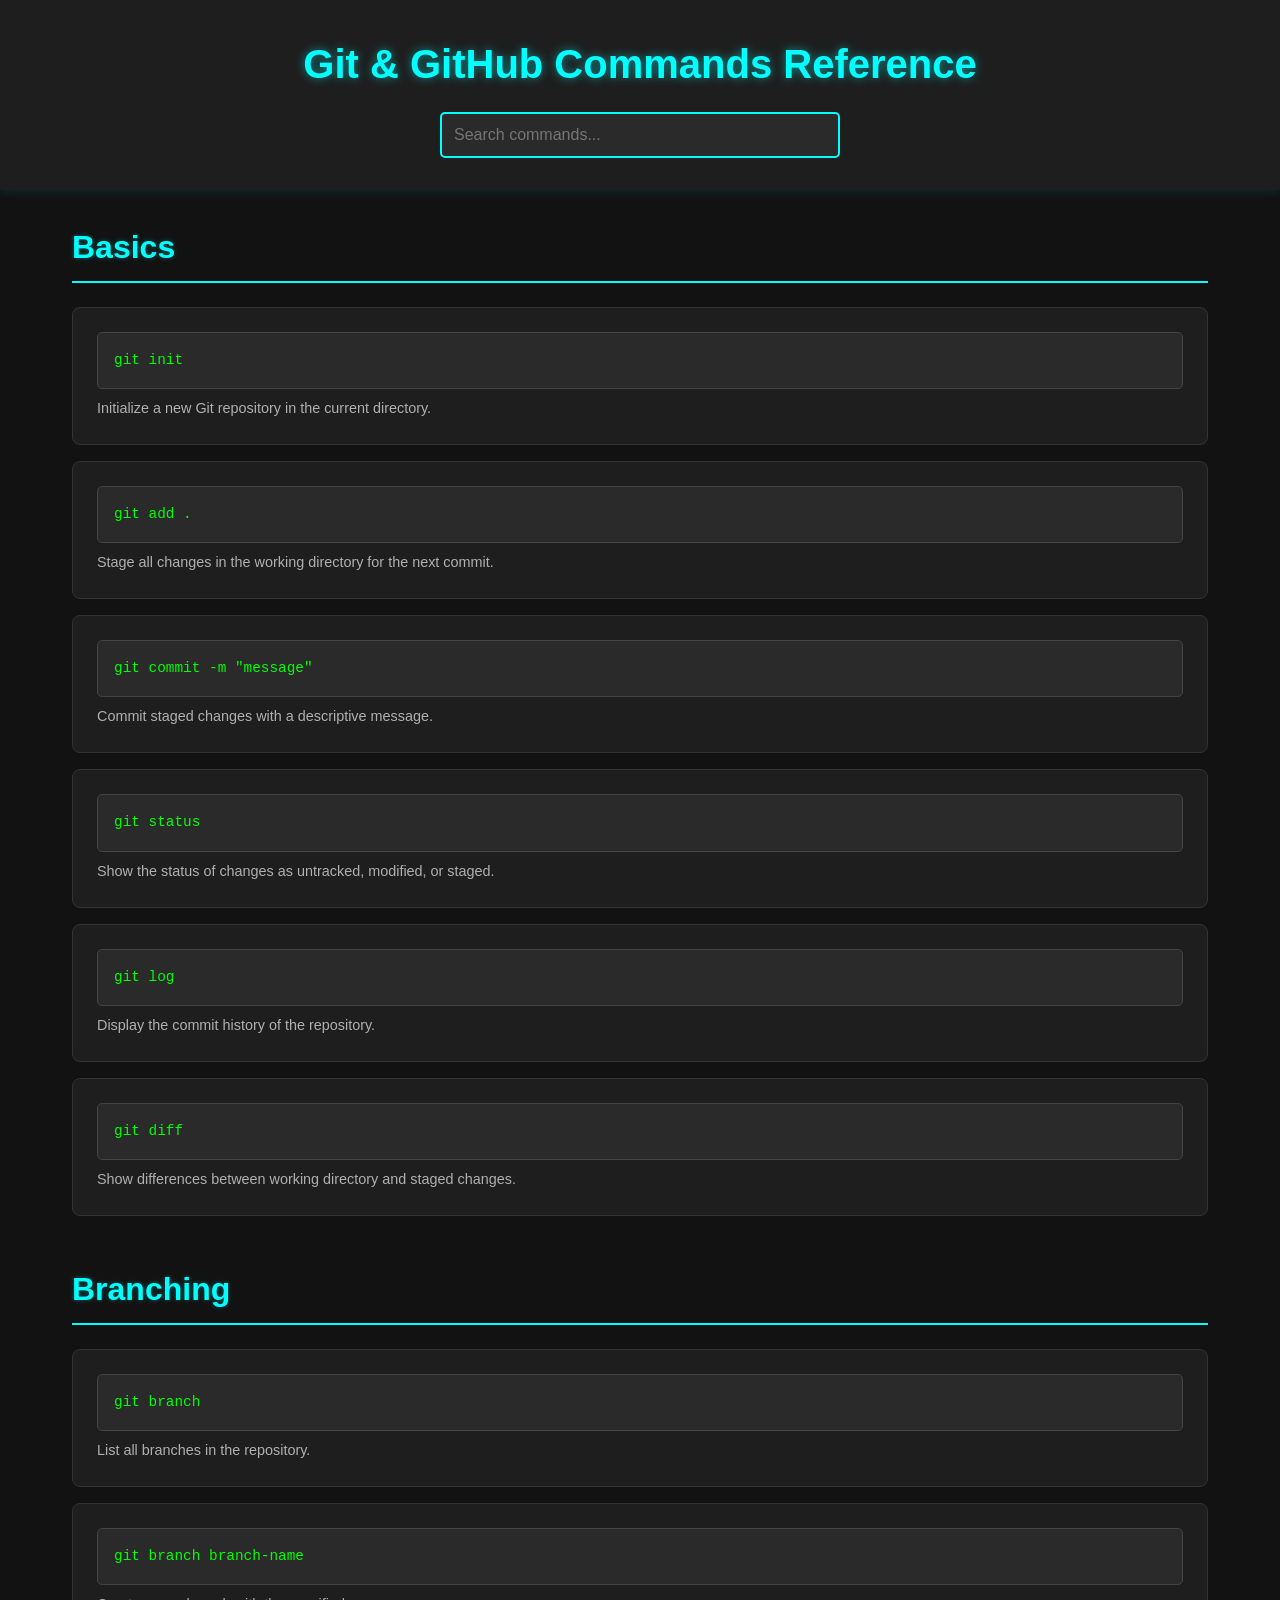
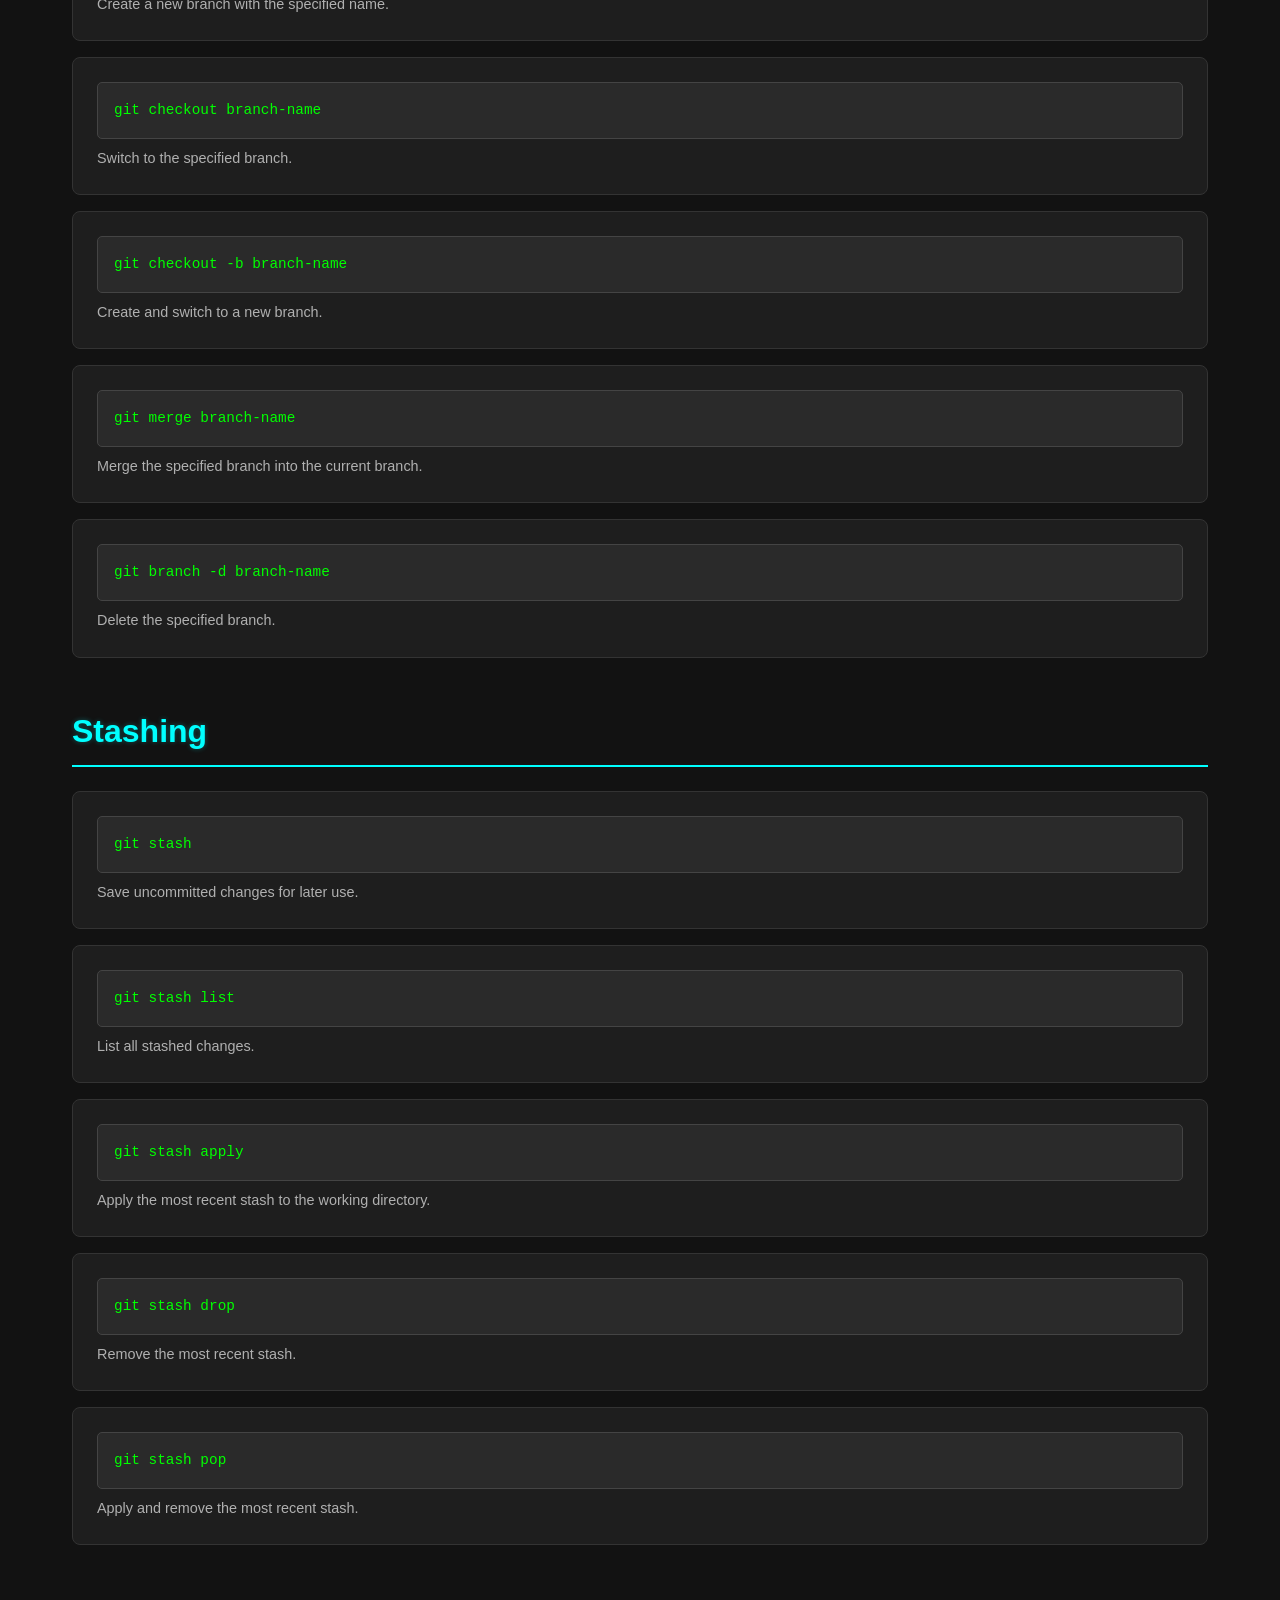
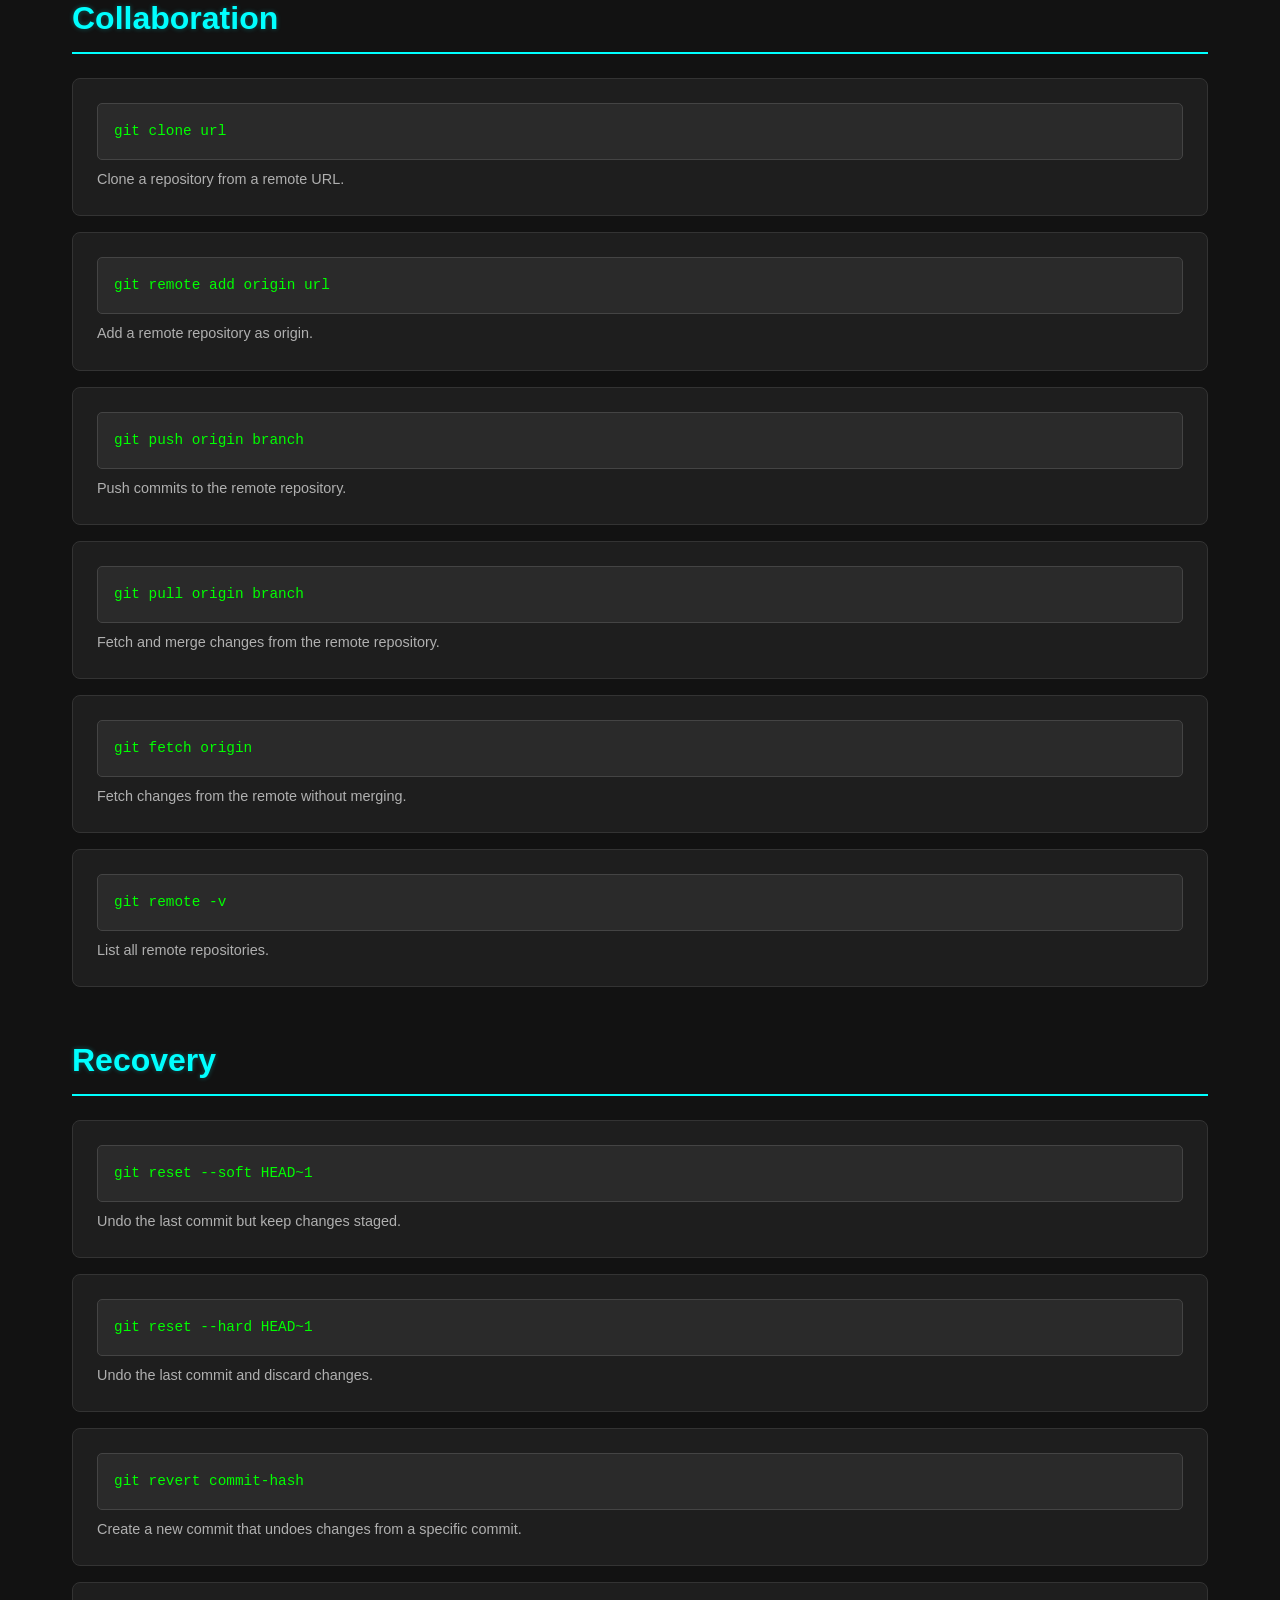
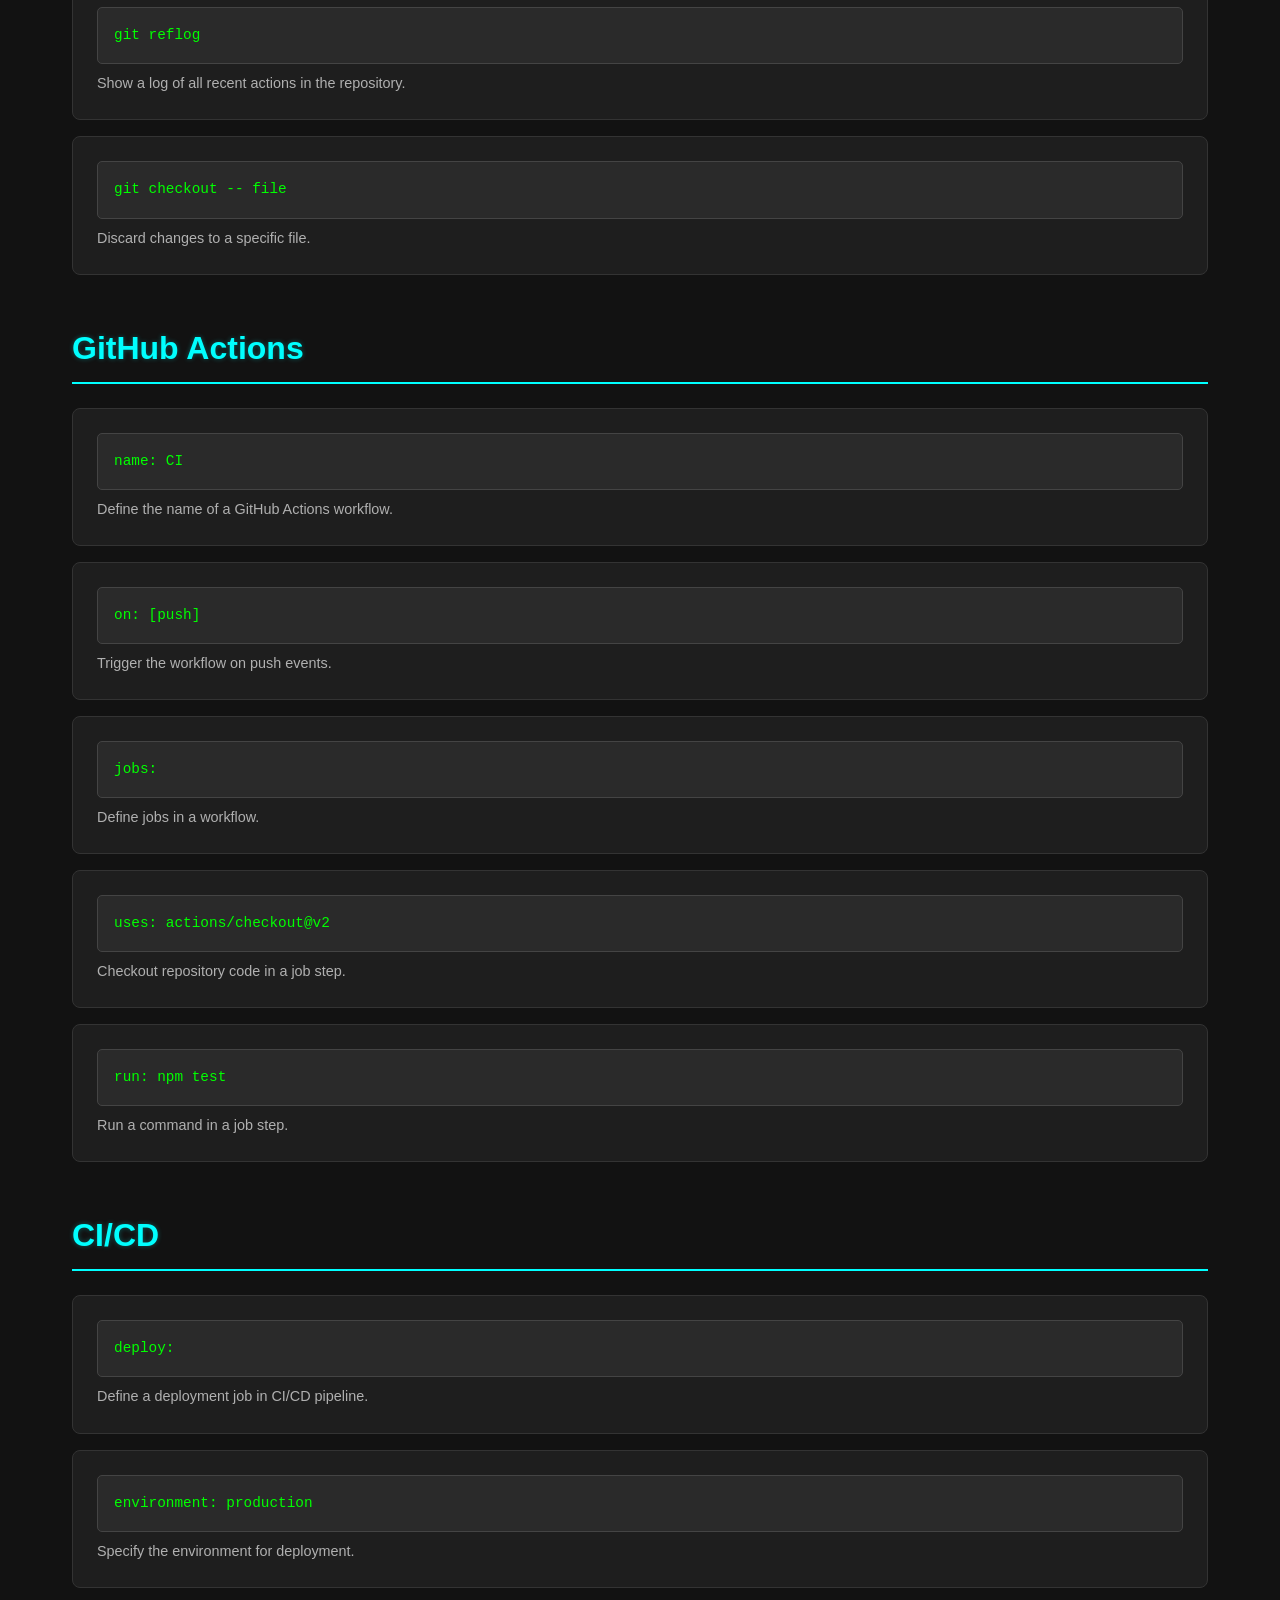
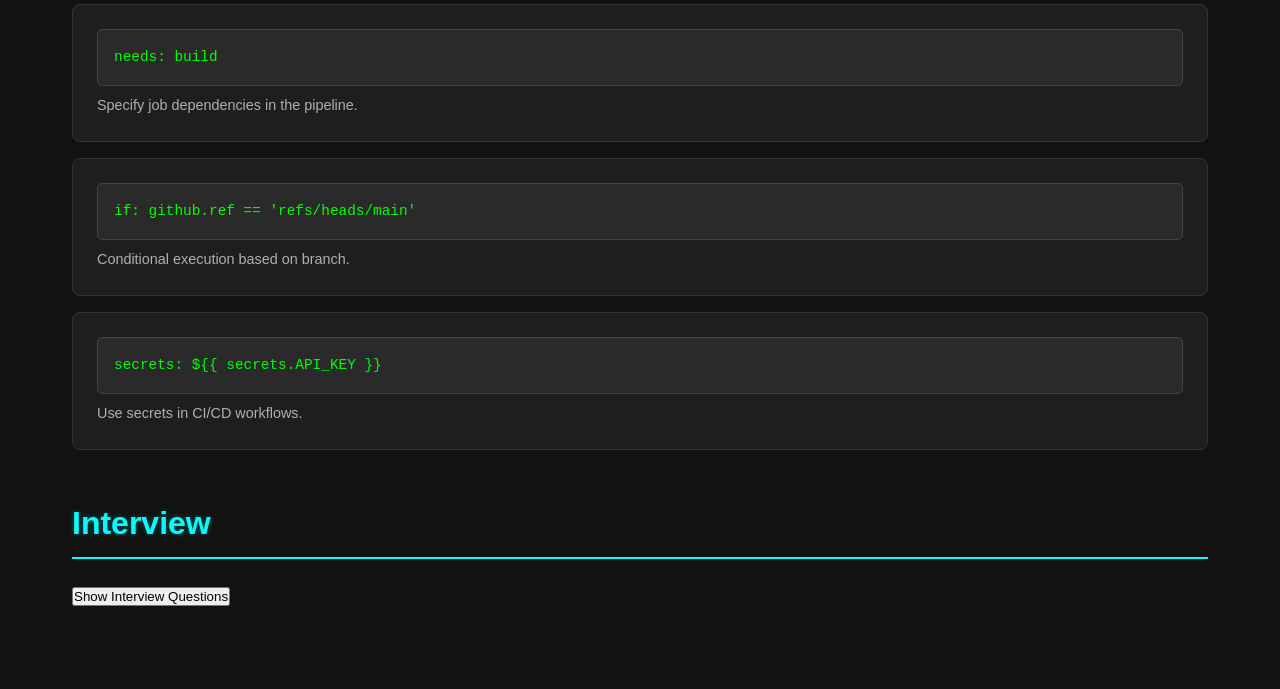
<file: index.html>
<!DOCTYPE html>
<html lang="en">
<head>
    <meta charset="UTF-8">
    <meta name="viewport" content="width=device-width, initial-scale=1.0">
    <title>Git & GitHub Commands Reference</title>
    <link rel="stylesheet" href="styles.css">
</head>
<body>
    <header>
        <h1>Git & GitHub Commands Reference</h1>
        <input type="text" id="search" placeholder="Search commands..." aria-label="Search commands">
    </header>
    <main>
        <section id="basics">
            <h2>Basics</h2>
            <div class="command">
                <pre><code>git init</code></pre>
                <p>Initialize a new Git repository in the current directory.</p>
            </div>
            <div class="command">
                <pre><code>git add .</code></pre>
                <p>Stage all changes in the working directory for the next commit.</p>
            </div>
            <div class="command">
                <pre><code>git commit -m "message"</code></pre>
                <p>Commit staged changes with a descriptive message.</p>
            </div>
            <div class="command">
                <pre><code>git status</code></pre>
                <p>Show the status of changes as untracked, modified, or staged.</p>
            </div>
            <div class="command">
                <pre><code>git log</code></pre>
                <p>Display the commit history of the repository.</p>
            </div>
            <div class="command">
                <pre><code>git diff</code></pre>
                <p>Show differences between working directory and staged changes.</p>
            </div>
        </section>
        <section id="branching">
            <h2>Branching</h2>
            <div class="command">
                <pre><code>git branch</code></pre>
                <p>List all branches in the repository.</p>
            </div>
            <div class="command">
                <pre><code>git branch branch-name</code></pre>
                <p>Create a new branch with the specified name.</p>
            </div>
            <div class="command">
                <pre><code>git checkout branch-name</code></pre>
                <p>Switch to the specified branch.</p>
            </div>
            <div class="command">
                <pre><code>git checkout -b branch-name</code></pre>
                <p>Create and switch to a new branch.</p>
            </div>
            <div class="command">
                <pre><code>git merge branch-name</code></pre>
                <p>Merge the specified branch into the current branch.</p>
            </div>
            <div class="command">
                <pre><code>git branch -d branch-name</code></pre>
                <p>Delete the specified branch.</p>
            </div>
        </section>
        <section id="stashing">
            <h2>Stashing</h2>
            <div class="command">
                <pre><code>git stash</code></pre>
                <p>Save uncommitted changes for later use.</p>
            </div>
            <div class="command">
                <pre><code>git stash list</code></pre>
                <p>List all stashed changes.</p>
            </div>
            <div class="command">
                <pre><code>git stash apply</code></pre>
                <p>Apply the most recent stash to the working directory.</p>
            </div>
            <div class="command">
                <pre><code>git stash drop</code></pre>
                <p>Remove the most recent stash.</p>
            </div>
            <div class="command">
                <pre><code>git stash pop</code></pre>
                <p>Apply and remove the most recent stash.</p>
            </div>
        </section>
        <section id="collaboration">
            <h2>Collaboration</h2>
            <div class="command">
                <pre><code>git clone url</code></pre>
                <p>Clone a repository from a remote URL.</p>
            </div>
            <div class="command">
                <pre><code>git remote add origin url</code></pre>
                <p>Add a remote repository as origin.</p>
            </div>
            <div class="command">
                <pre><code>git push origin branch</code></pre>
                <p>Push commits to the remote repository.</p>
            </div>
            <div class="command">
                <pre><code>git pull origin branch</code></pre>
                <p>Fetch and merge changes from the remote repository.</p>
            </div>
            <div class="command">
                <pre><code>git fetch origin</code></pre>
                <p>Fetch changes from the remote without merging.</p>
            </div>
            <div class="command">
                <pre><code>git remote -v</code></pre>
                <p>List all remote repositories.</p>
            </div>
        </section>
        <section id="recovery">
            <h2>Recovery</h2>
            <div class="command">
                <pre><code>git reset --soft HEAD~1</code></pre>
                <p>Undo the last commit but keep changes staged.</p>
            </div>
            <div class="command">
                <pre><code>git reset --hard HEAD~1</code></pre>
                <p>Undo the last commit and discard changes.</p>
            </div>
            <div class="command">
                <pre><code>git revert commit-hash</code></pre>
                <p>Create a new commit that undoes changes from a specific commit.</p>
            </div>
            <div class="command">
                <pre><code>git reflog</code></pre>
                <p>Show a log of all recent actions in the repository.</p>
            </div>
            <div class="command">
                <pre><code>git checkout -- file</code></pre>
                <p>Discard changes to a specific file.</p>
            </div>
        </section>
        <section id="github-actions">
            <h2>GitHub Actions</h2>
            <div class="command">
                <pre><code>name: CI</code></pre>
                <p>Define the name of a GitHub Actions workflow.</p>
            </div>
            <div class="command">
                <pre><code>on: [push]</code></pre>
                <p>Trigger the workflow on push events.</p>
            </div>
            <div class="command">
                <pre><code>jobs:</code></pre>
                <p>Define jobs in a workflow.</p>
            </div>
            <div class="command">
                <pre><code>uses: actions/checkout@v2</code></pre>
                <p>Checkout repository code in a job step.</p>
            </div>
            <div class="command">
                <pre><code>run: npm test</code></pre>
                <p>Run a command in a job step.</p>
            </div>
        </section>
        <section id="ci-cd">
            <h2>CI/CD</h2>
            <div class="command">
                <pre><code>deploy:</code></pre>
                <p>Define a deployment job in CI/CD pipeline.</p>
            </div>
            <div class="command">
                <pre><code>environment: production</code></pre>
                <p>Specify the environment for deployment.</p>
            </div>
            <div class="command">
                <pre><code>needs: build</code></pre>
                <p>Specify job dependencies in the pipeline.</p>
            </div>
            <div class="command">
                <pre><code>if: github.ref == 'refs/heads/main'</code></pre>
                <p>Conditional execution based on branch.</p>
            </div>
            <div class="command">
                <pre><code>secrets: ${{ secrets.API_KEY }}</code></pre>
                <p>Use secrets in CI/CD workflows.</p>
            </div>
        </section>
        <section id="interview">
            <h2>Interview</h2>
            <button id="toggle-interview">Show Interview Questions</button>
            <div id="interview-content" style="display:none;">
                <div class="command">
                    <pre><code>What is Git and why is it important for DevOps?</code></pre>
                    <p>Git is a distributed version control system that tracks changes in source code. It's crucial for DevOps as it enables collaboration, version tracking, and integration with CI/CD pipelines for automated deployments.</p>
                </div>
                <div class="command">
                    <pre><code>How do you create and switch to a new branch in Git?</code></pre>
                    <p>Use 'git checkout -b new-branch' to create and switch to a new branch, or 'git branch new-branch' followed by 'git checkout new-branch'.</p>
                </div>
                <div class="command">
                    <pre><code>Explain the difference between git merge and git rebase.</code></pre>
                    <p>Git merge combines branches by creating a merge commit, preserving history. Git rebase rewrites history by applying commits on top of another branch, resulting in a linear history.</p>
                </div>
                <div class="command">
                    <pre><code>What are GitHub Pull Requests and how do they facilitate collaboration?</code></pre>
                    <p>Pull Requests (PRs) allow developers to propose changes, review code, and discuss modifications before merging. They enable code reviews, automated testing, and collaboration in teams.</p>
                </div>
                <div class="command">
                    <pre><code>How do you handle merge conflicts in Git?</code></pre>
                    <p>Resolve conflicts by editing the conflicted files, marking resolved sections with '<<<<<<<', '=======', and '>>>>>>>' markers, then staging and committing the changes.</p>
                </div>
                <div class="command">
                    <pre><code>What is GitLab CI/CD and how does it differ from GitHub Actions?</code></pre>
                    <p>GitLab CI/CD is an integrated tool for continuous integration and deployment within GitLab. It differs from GitHub Actions by being more tightly integrated with GitLab's ecosystem, offering built-in runners and a unified UI.</p>
                </div>
                <div class="command">
                    <pre><code>How do you revert a commit in Git?</code></pre>
                    <p>Use 'git revert commit-hash' to create a new commit that undoes the changes of the specified commit, preserving history. For a hard reset, use 'git reset --hard commit-hash' (destructive).</p>
                </div>
                <div class="command">
                    <pre><code>What are Git hooks and how are they used in DevOps?</code></pre>
                    <p>Git hooks are scripts that run at certain points in the Git workflow (e.g., pre-commit, post-merge). In DevOps, they're used for code quality checks, linting, and triggering CI/CD pipelines.</p>
                </div>
                <div class="command">
                    <pre><code>How do you set up a remote repository in Git?</code></pre>
                    <p>Use 'git remote add origin https://github.com/user/repo.git' to add a remote, then 'git push -u origin main' to push and set upstream.</p>
                </div>
                <div class="command">
                    <pre><code>Explain the concept of Git stashing and when to use it.</code></pre>
                    <p>Git stash temporarily saves uncommitted changes. Use it when you need to switch branches or pull changes without committing incomplete work, then apply with 'git stash pop'.</p>
                    <h2>End of Interview Questions</h2>
                </div>
            </div>
        </section>
    </main>
    <script src="script.js"></script>
</body>
</html>
</file>
<file: styles.css>
/* Reset and base styles */
* {
    margin: 0;
    padding: 0;
    box-sizing: border-box;
}

body {
    font-family: 'Segoe UI', Tahoma, Geneva, Verdana, sans-serif;
    background-color: #121212;
    color: #e0e0e0;
    line-height: 1.6;
    transition: background-color 0.3s ease;
}

header {
    background-color: #1e1e1e;
    padding: 2rem;
    text-align: center;
    box-shadow: 0 2px 10px rgba(0, 255, 255, 0.1);
}

h1 {
    color: #00ffff;
    font-size: 2.5rem;
    margin-bottom: 1rem;
    text-shadow: 0 0 10px rgba(0, 255, 255, 0.5);
}

#search {
    width: 100%;
    max-width: 400px;
    padding: 0.75rem;
    border: 2px solid #00ffff;
    border-radius: 5px;
    background-color: #2a2a2a;
    color: #e0e0e0;
    font-size: 1rem;
    outline: none;
    transition: border-color 0.3s ease, box-shadow 0.3s ease;
}

#search:focus {
    border-color: #00ff00;
    box-shadow: 0 0 10px rgba(0, 255, 0, 0.5);
}

main {
    max-width: 1200px;
    margin: 0 auto;
    padding: 2rem;
}

section {
    margin-bottom: 3rem;
}

h2 {
    color: #00ffff;
    font-size: 2rem;
    margin-bottom: 1.5rem;
    border-bottom: 2px solid #00ffff;
    padding-bottom: 0.5rem;
    text-shadow: 0 0 5px rgba(0, 255, 255, 0.3);
}

.command {
    background-color: #1e1e1e;
    border: 1px solid #333;
    border-radius: 8px;
    padding: 1.5rem;
    margin-bottom: 1rem;
    transition: transform 0.2s ease, box-shadow 0.2s ease;
}

.command:hover {
    transform: translateY(-5px);
    box-shadow: 0 5px 15px rgba(0, 255, 255, 0.2);
}

pre {
    background-color: #2a2a2a;
    border: 1px solid #444;
    border-radius: 5px;
    padding: 1rem;
    overflow-x: auto;
    margin-bottom: 0.5rem;
}

code {
    font-family: 'Courier New', Courier, monospace;
    color: #00ff00;
    font-size: 0.9rem;
}

p {
    color: #b0b0b0;
    font-size: 0.9rem;
}

/* Responsive design */
@media (max-width: 768px) {
    header {
        padding: 1rem;
    }

    h1 {
        font-size: 2rem;
    }

    main {
        padding: 1rem;
    }

    .command {
        padding: 1rem;
    }

    pre {
        padding: 0.75rem;
    }
}

/* Accessibility */
@media (prefers-reduced-motion: reduce) {
    * {
        transition: none;
    }
}

/* Focus styles for accessibility */
.command:focus-within {
    outline: 2px solid #00ffff;
    outline-offset: 2px;
}
</file>
